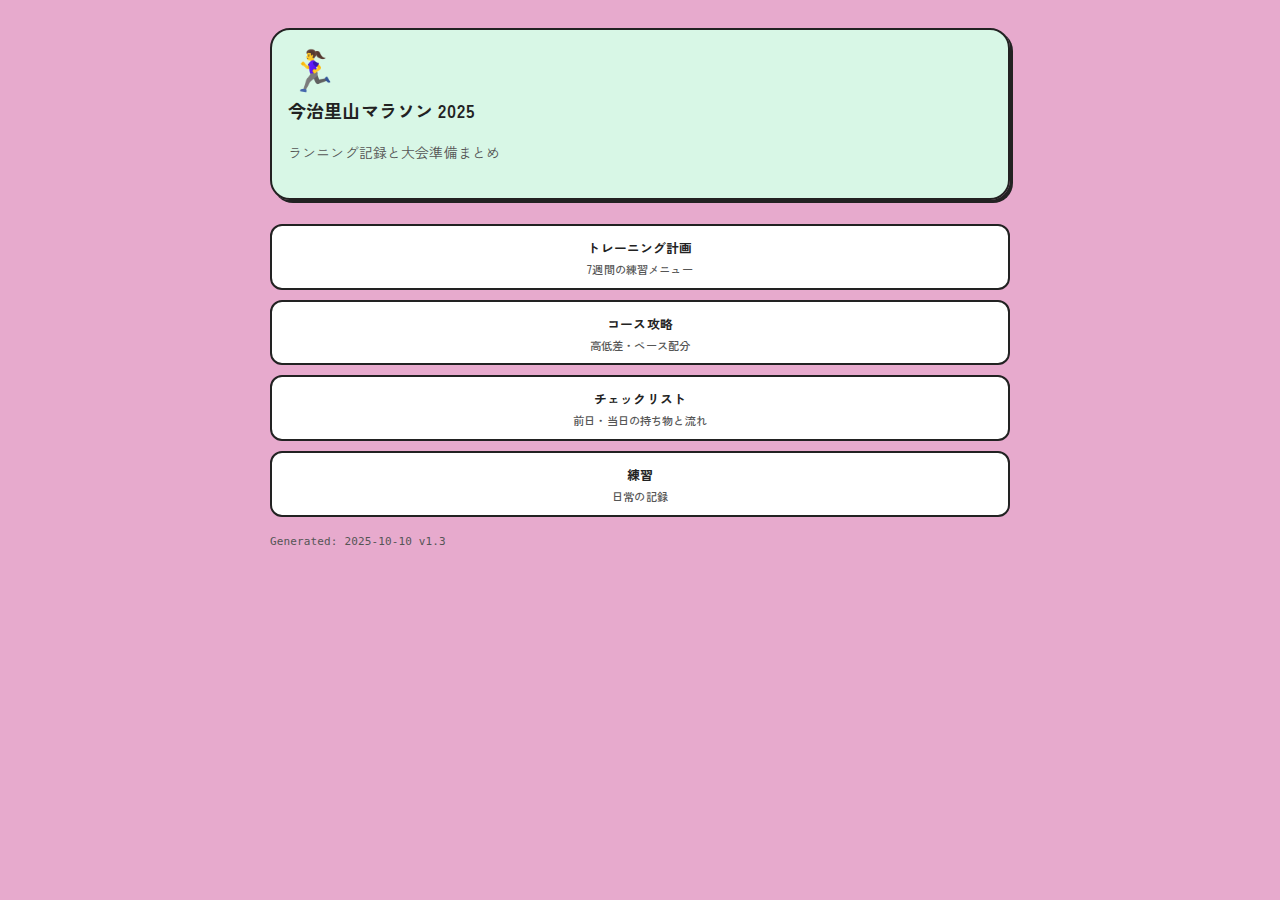
<file: RUN/index.html>
<!DOCTYPE html>
<html lang="ja">
<head>
<meta charset="utf-8" />
<meta name="viewport" content="width=device-width, initial-scale=1" />
<title>今治里山マラソン トレーニングページ</title>
<meta name="color-scheme" content="light">
<meta name="theme-color" content="#4F67B1">

<!-- font perf (任意だけどおすすめ) -->
<link rel="preconnect" href="https://fonts.googleapis.com">
<link rel="preconnect" href="https://fonts.gstatic.com" crossorigin>
<link href="https://fonts.googleapis.com/css2?family=Zen+Kaku+Gothic+New:wght@400;500;700&family=Shippori+Antique+B1&display=swap" rel="stylesheet">

<link rel="stylesheet" href="style.css">
</head>
<body id="top">

<div class="wrap">
  <section class="hero" aria-labelledby="title">
    <span class="hero-emoji" aria-hidden="true">🏃‍♀️</span>
    <h1 id="title">今治里山マラソン 2025</h1>
    <p class="soft">ランニング記録と大会準備まとめ</p>
  </section>

  <nav class="btn-grid" aria-label="主要ページ">
    <a class="btn" href="training_plan.html">
      トレーニング計画<br><small>7週間の練習メニュー</small>
    </a>
    <a class="btn" href="satoyama.html">
      コース攻略<br><small>高低差・ペース配分</small>
    </a>
    <a class="btn" href="race_checklist.html">
      チェックリスト<br><small>前日・当日の持ち物と流れ</small>
    </a>
    <a class="btn" href="logs_goals.html">
      練習<br><small>日常の記録</small>
    </a>
  </nav>

  <footer class="soft" style="margin-top:14px">
    <div><span class="mono">Generated: 2025-10-10 v1.3</span></div>
  </footer>
</div>

</body>
</html>
</file>
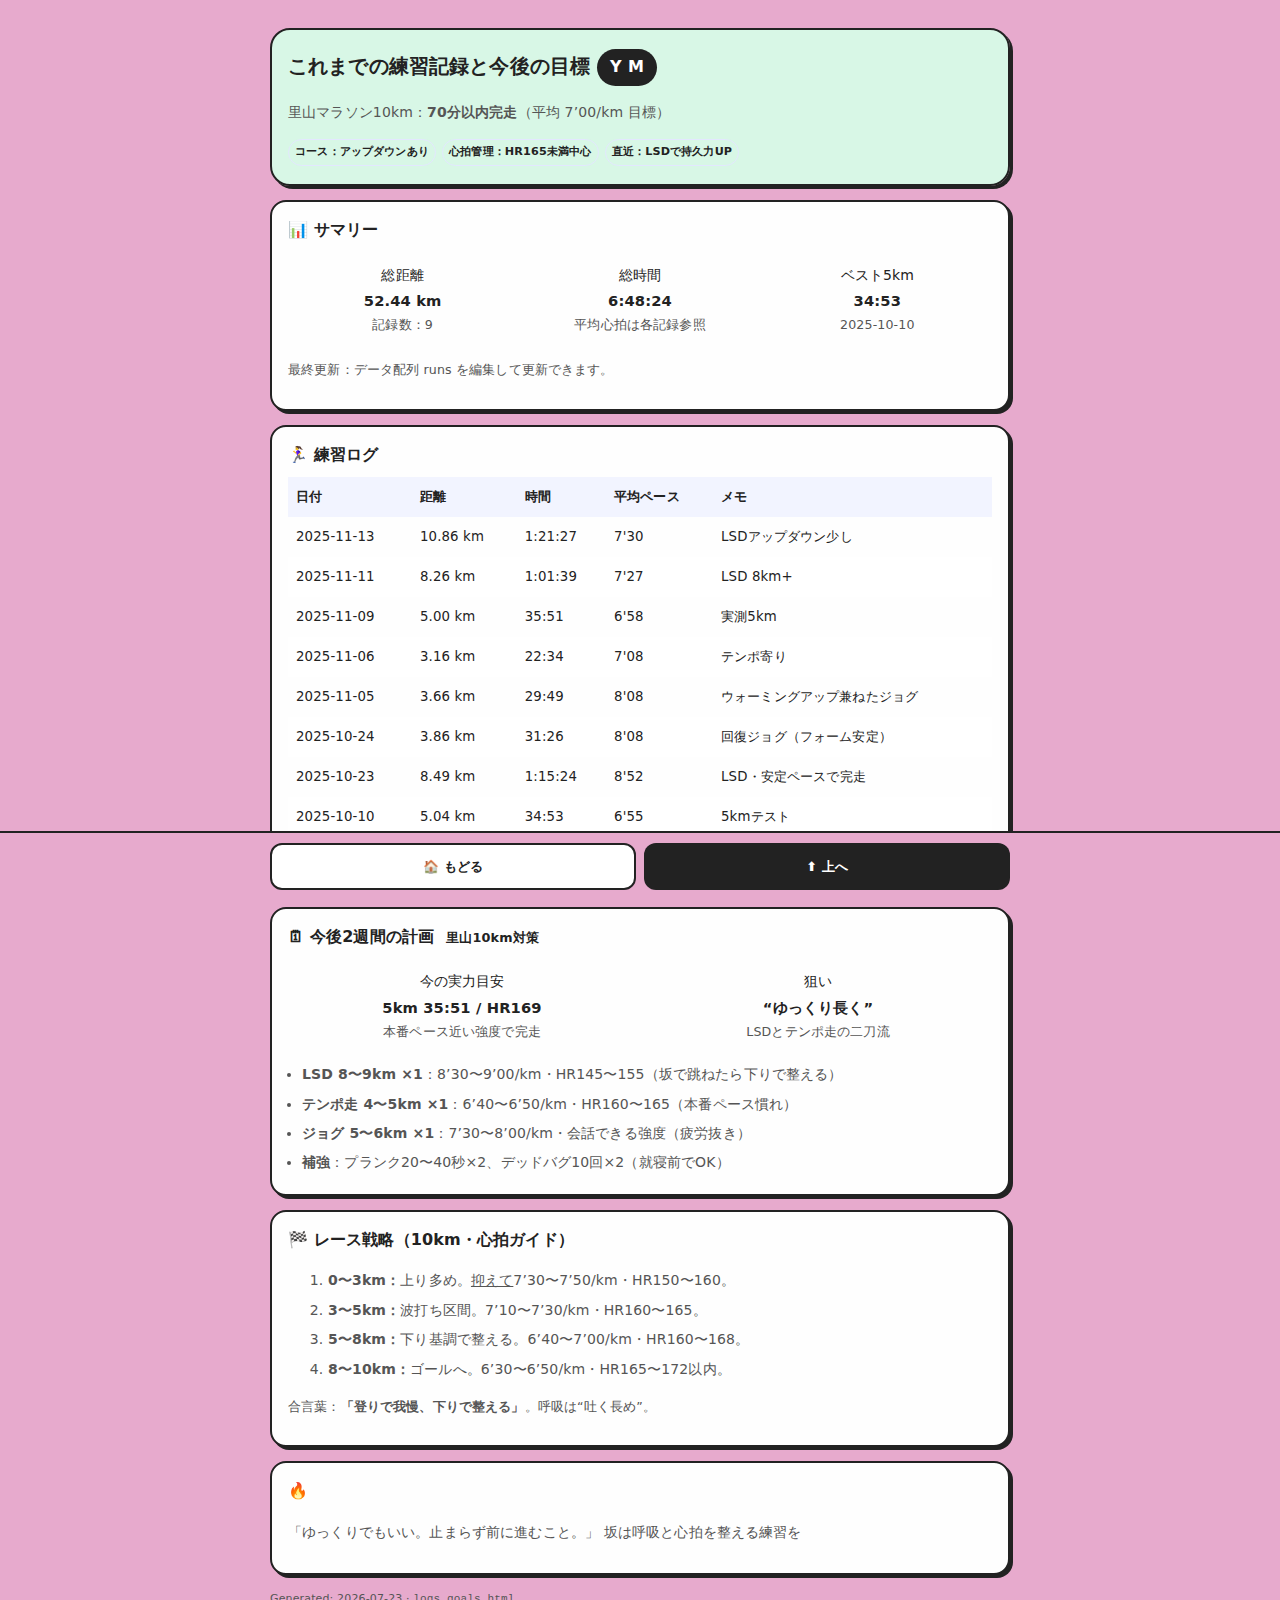
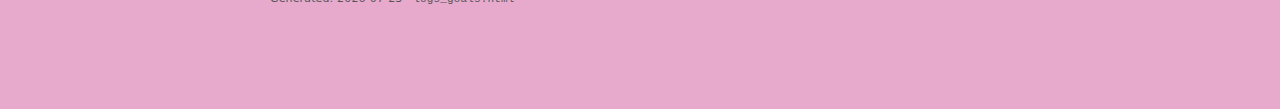
<file: RUN/logs_goals.html>
<!DOCTYPE html>
<html lang="ja">
<head>
<meta charset="utf-8" />
<meta name="viewport" content="width=device-width, initial-scale=1" />
<title>これまでの練習記録と今後の目標（Y M）</title>
<meta name="color-scheme" content="light">
<meta name="theme-color" content="#4F67B1">
<link rel="stylesheet" href="style.css">

<style>
  /* ページ固有の最小追加（共通style.cssに依存） */
  .hero h1{font-size:clamp(16px,3.2vw,20px)}
  .stat-grid{display:grid;grid-template-columns:repeat(3,1fr);gap:8px}
  .stat{background:var(--card);border:1px solid var(--line);border-radius:12px;padding:10px;text-align:center}
  .stat b{font-size:1.05em}
  .kpis{display:grid;grid-template-columns:repeat(2,1fr);gap:8px}
  .log-table{width:100%;border-collapse:collapse;font-size:.9em}
  .log-table th,.log-table td{border:1px solid var(--line);padding:8px}
  .log-table thead th {background: var(--accent-bg, #f2f4ff); color: var(--ink, #333); position: sticky; top: 0;}
  .chips{display:flex;flex-wrap:wrap;gap:6px}
  .chip{display:inline-flex;align-items:center;padding:.2em .55em;border-radius:999px;background:var(--chip);border:1px solid #e3e8ff;color:var(--chip-text);font-size:.8em}
  .pill{border-radius:999px;padding:.15em .5em;border:1px solid var(--line);background:var(--mint);font-size:.8em}
  .badge{vertical-align:middle}
  .small{font-size:.9em}
  @media(min-width:760px){ .log-table{font-size:.95em} }
</style>

</head>
<body id="top">
<div class="wrap">

  <!-- HERO -->
  <section class="hero" aria-labelledby="title">
    <h1 id="title">これまでの練習記録と今後の目標 <span class="badge">Y M</span></h1>
    <p class="soft">里山マラソン10km：<b>70分以内完走</b>（平均 7’00/km 目標）</p>
    <div class="chips" aria-label="概要">
      <span class="chip">コース：アップダウンあり</span>
      <span class="chip">心拍管理：HR165未満中心</span>
      <span class="chip">直近：LSDで持久力UP</span>
    </div>
  </section>

  <!-- サマリーKPI -->
  <section class="card" aria-label="サマリー">
    <h2>📊 サマリー</h2>
    <div class="stat-grid" id="summary">
      <!-- JSで集計を差し込み -->
    </div>
    <p class="soft small" id="lastUpdate"></p>
  </section>

  <!-- ログ一覧 -->
  <section class="card" aria-label="練習ログ">
    <h2>🏃‍♀️ 練習ログ</h2>
    <table class="log-table" id="logTable">
<thead>
  <tr>
    <th>日付</th>
    <th>距離</th>
    <th>時間</th>
    <th>平均ペース</th>
    <th>メモ</th>
  </tr>
</thead>

      <tbody><!-- JS --></tbody>
    </table>
  </section>

  <!-- 直近2週間の計画 -->
  <section class="card" aria-label="今後2週間の計画">
    <h2>🗓 今後2週間の計画 <span class="pill">里山10km対策</span></h2>
    <div class="kpis">
      <div class="stat"><div>今の実力目安</div><b>5km 35:51 / HR169</b><div class="soft small">本番ペース近い強度で完走</div></div>
      <div class="stat"><div>狙い</div><b>“ゆっくり長く”</b><div class="soft small">LSDとテンポ走の二刀流</div></div>
    </div>
    <ul class="soft" style="margin:.6em 0 0 1em">
      <li><b>LSD 8〜9km ×1</b>：8’30〜9’00/km・HR145〜155（坂で跳ねたら下りで整える）</li>
      <li><b>テンポ走 4〜5km ×1</b>：6’40〜6’50/km・HR160〜165（本番ペース慣れ）</li>
      <li><b>ジョグ 5〜6km ×1</b>：7’30〜8’00/km・会話できる強度（疲労抜き）</li>
      <li><b>補強</b>：プランク20〜40秒×2、デッドバグ10回×2（就寝前でOK）</li>
    </ul>
  </section>



  <!-- レース戦略（心拍×区間） -->
  <section class="card" aria-label="レース戦略">
    <h2>🏁 レース戦略（10km・心拍ガイド）</h2>
    <ol class="soft">
      <li><b>0〜3km：</b>上り多め。<u>抑えて</u>7’30〜7’50/km・HR150〜160。</li>
      <li><b>3〜5km：</b>波打ち区間。7’10〜7’30/km・HR160〜165。</li>
      <li><b>5〜8km：</b>下り基調で整える。6’40〜7’00/km・HR160〜168。</li>
      <li><b>8〜10km：</b>ゴールへ。6’30〜6’50/km・HR165〜172以内。</li>
    </ol>
    <p class="soft small">合言葉：<b>「登りで我慢、下りで整える」</b>。呼吸は“吐く長め”。</p>
  </section>

  <!-- モチベ -->
  <section class="card" aria-label="モチベーション">
    <h2>🔥</h2>
    <p class="soft">「ゆっくりでもいい。止まらず前に進むこと。」  
    坂は呼吸と心拍を整える練習を</b></p>
  </section>

  <footer class="soft" style="margin-top:12px">
    <div>Generated: <span id="genDate"></span> · <span class="mono">logs_goals.html</span></div>
  </footer>
</div>

<!-- Sticky dock -->
<nav class="dock" aria-label="ページ操作">
  <div class="inner">
    <a class="btn" href="index.html">🏠 もどる</a>
    <a class="btn primary" href="#top">⬆︎ 上へ</a>
  </div>
</nav>

<script>
/* ===== 練習データ（必要に応じて追記/編集） =====
  date: YYYY-MM-DD
  dist_km: 距離(km)
  time_sec: 総秒
  pace: "m'ss" 目安（手入力可）
  hr_avg/hr_max: 心拍
  note: 任意メモ
*/
const runs = [
  {date:"2025-11-13", dist_km:10.86, time_sec:81*60+27, pace:"7'30", hr_avg:167, hr_max:176, note:"LSDアップダウン少し"},
  {date:"2025-10-02", dist_km:4.11, time_sec:35*60+21, pace:"8'35", hr_avg:137, hr_max:174, note:"ゆるジョグ"},
  {date:"2025-10-10", dist_km:5.04, time_sec:34*60+53, pace:"6'55", hr_avg:168, hr_max:179, note:"5kmテスト"},
  {date:"2025-11-06", dist_km:3.16, time_sec:22*60+34, pace:"7'08", hr_avg:162, hr_max:175, note:"テンポ寄り"},
  {date:"2025-11-09", dist_km:5.00, time_sec:35*60+51, pace:"6'58", hr_avg:169, hr_max:178, note:"実測5km"},
  {date:"2025-11-11", dist_km:8.26, time_sec:61*60+39, pace:"7'27", hr_avg:162, hr_max:172, note:"LSD 8km+"},
{date:"2025-10-23", dist_km:8.49, time_sec:75*60+24, pace:"8'52", hr_avg:153, hr_max:177, note:"LSD・安定ペースで完走"},
{date:"2025-10-24", dist_km:3.86, time_sec:31*60+26, pace:"8'08", hr_avg:159, hr_max:175, note:"回復ジョグ（フォーム安定）"},
{date:"2025-11-05", dist_km:3.66, time_sec:29*60+49, pace:"8'08", hr_avg:161, hr_max:173, note:"ウォーミングアップ兼ねたジョグ"}

];

/* ===== 集計 ===== */
function fmtTime(sec){
  const h = Math.floor(sec/3600);
  const m = Math.floor((sec%3600)/60);
  const s = Math.floor(sec%60);
  return (h? h+":" : "") + String(m).padStart(2,"0") + ":" + String(s).padStart(2,"0");
}
const totalKm = runs.reduce((a,r)=>a+r.dist_km,0);
const totalSec = runs.reduce((a,r)=>a+r.time_sec,0);
const best5k = runs
  .filter(r=>r.dist_km>=4.9 && r.dist_km<=5.3)
  .sort((a,b)=>a.time_sec - b.time_sec)[0];

document.getElementById("summary").innerHTML = `
  <div class="stat"><div>総距離</div><b>${totalKm.toFixed(2)} km</b><div class="soft small">記録数：${runs.length}</div></div>
  <div class="stat"><div>総時間</div><b>${fmtTime(totalSec)}</b><div class="soft small">平均心拍は各記録参照</div></div>
  <div class="stat"><div>ベスト5km</div><b>${best5k ? fmtTime(best5k.time_sec) : "—"}</b><div class="soft small">${best5k ? best5k.date : ""}</div></div>
`;

/* ===== テーブル描画 ===== */
const tbody = document.querySelector("#logTable tbody");
runs.sort((a,b)=> (a.date<b.date?1:-1)).forEach(r=>{
  const tr = document.createElement("tr");
  tr.innerHTML = `
    <td>${r.date}</td>
    <td>${r.dist_km.toFixed(2)} km</td>
    <td>${fmtTime(r.time_sec)}</td>
    <td>${r.pace}</td>
    <td>${r.note ?? ""}</td>
  `;
  tbody.appendChild(tr);
});

/* ===== 生成日時 ===== */
const d = new Date();
document.getElementById("genDate").textContent =
  `${d.getFullYear()}-${String(d.getMonth()+1).padStart(2,"0")}-${String(d.getDate()).padStart(2,"0")}`;
document.getElementById("lastUpdate").textContent = "最終更新：データ配列 runs を編集して更新できます。";
</script>


</body>
</html>
</file>
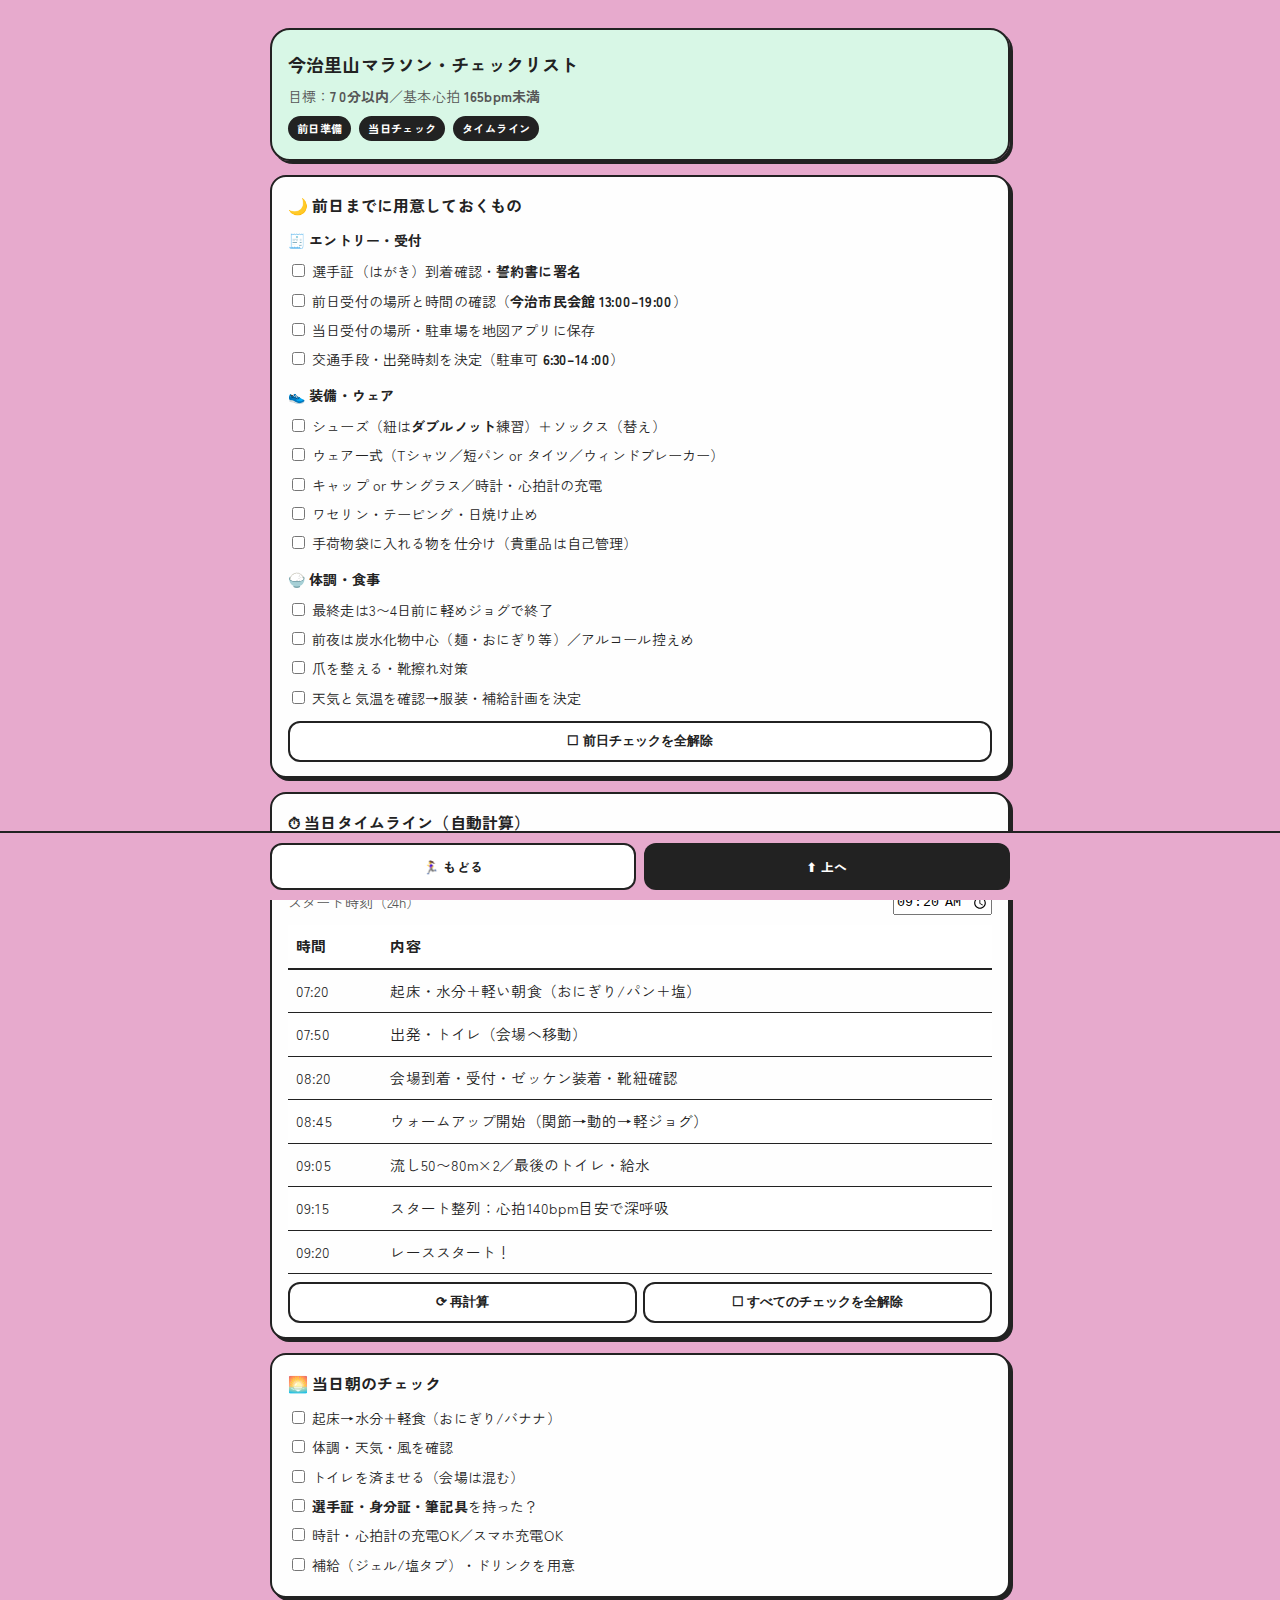
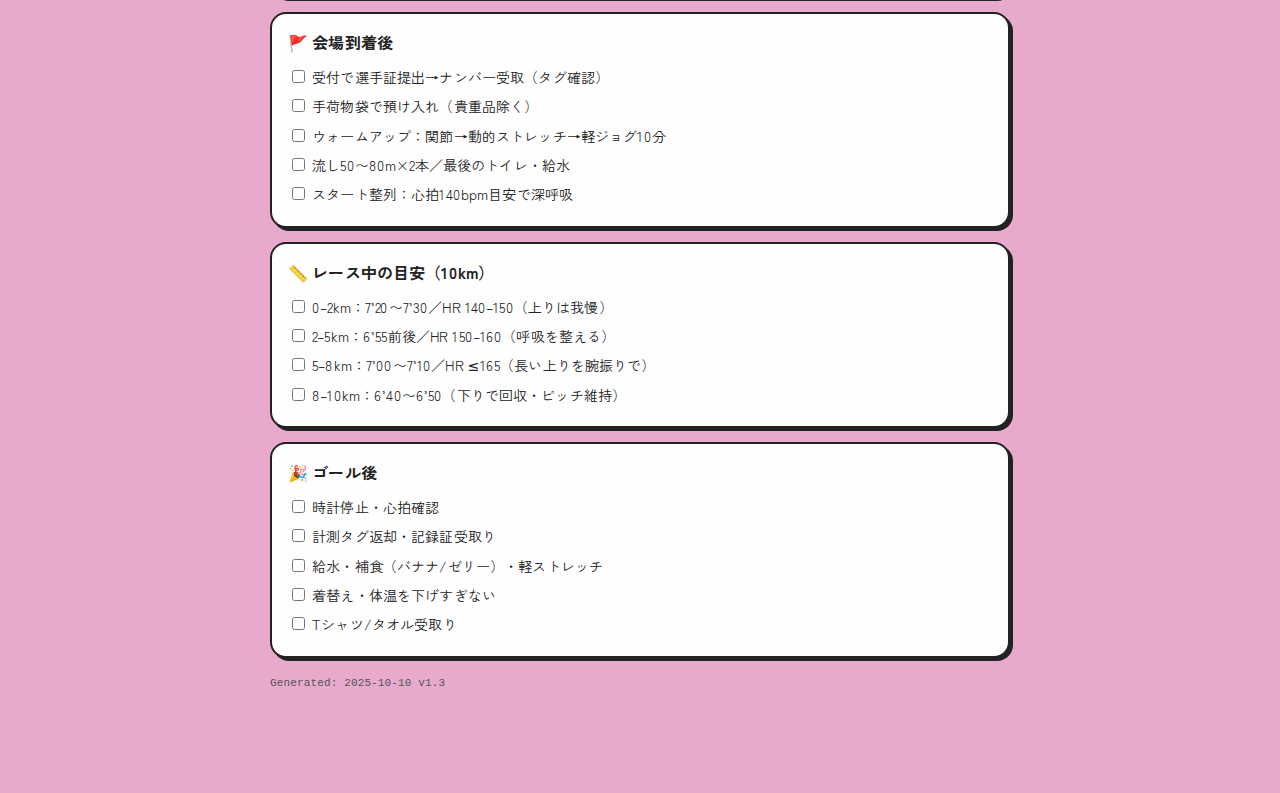
<file: RUN/race_checklist.html>
<!DOCTYPE html>
<html lang="ja">
<head>
<meta charset="utf-8" />
<meta name="viewport" content="width=device-width, initial-scale=1" />
<title>大会当日チェックリスト</title>
<meta name="color-scheme" content="light">
<meta name="theme-color" content="#4F67B1">
<link href="https://fonts.googleapis.com/css2?family=Zen+Kaku+Gothic+New:wght@400;500;700&family=Shippori+Antique+B1&display=swap" rel="stylesheet">
<link rel="stylesheet" href="style.css">
</head>
<body id="top">
<div class="wrap">

  <!-- Hero -->
  <section class="hero" aria-labelledby="title">
    <h1 id="title">今治里山マラソン・チェックリスト</h1>
    <p class="soft" style="margin:.2em 0 0">目標：<strong>70分以内</strong>／基本心拍 <strong>165bpm未満</strong></p>
    <div class="badges">
      <span class="badge">前日準備</span>
      <span class="badge">当日チェック</span>
      <span class="badge">タイムライン</span>
    </div>
  </section>

  <!-- 前日までの準備 -->
  <section class="card" aria-labelledby="prep">
    <h2 id="prep">🌙 前日までに用意しておくもの</h2>

    <h3>🧾 エントリー・受付</h3>
    <ul class="wk-list" style="list-style:none; margin:6px 0 10px; padding:0">
      <li><label><input type="checkbox" data-k="p1"> 選手証（はがき）到着確認・<strong>誓約書に署名</strong></label></li>
      <li><label><input type="checkbox" data-k="p2"> 前日受付の場所と時間の確認（<strong>今治市民会館 13:00–19:00</strong>）</label></li>
      <li><label><input type="checkbox" data-k="p3"> 当日受付の場所・駐車場を地図アプリに保存</label></li>
      <li><label><input type="checkbox" data-k="p4"> 交通手段・出発時刻を決定（駐車可 <strong>6:30–14:00</strong>）</label></li>
    </ul>

    <h3>👟 装備・ウェア</h3>
    <ul class="wk-list" style="list-style:none; margin:6px 0 10px; padding:0">
      <li><label><input type="checkbox" data-k="p5"> シューズ（紐は<strong>ダブルノット</strong>練習）＋ソックス（替え）</label></li>
      <li><label><input type="checkbox" data-k="p6"> ウェア一式（Tシャツ／短パン or タイツ／ウィンドブレーカー）</label></li>
      <li><label><input type="checkbox" data-k="p7"> キャップ or サングラス／時計・心拍計の充電</label></li>
      <li><label><input type="checkbox" data-k="p8"> ワセリン・テーピング・日焼け止め</label></li>
      <li><label><input type="checkbox" data-k="p9"> 手荷物袋に入れる物を仕分け（貴重品は自己管理）</label></li>
    </ul>

    <h3>🍚 体調・食事</h3>
    <ul class="wk-list" style="list-style:none; margin:6px 0 10px; padding:0">
      <li><label><input type="checkbox" data-k="p10"> 最終走は3〜4日前に軽めジョグで終了</label></li>
      <li><label><input type="checkbox" data-k="p11"> 前夜は炭水化物中心（麺・おにぎり等）／アルコール控えめ</label></li>
      <li><label><input type="checkbox" data-k="p12"> 爪を整える・靴擦れ対策</label></li>
      <li><label><input type="checkbox" data-k="p13"> 天気と気温を確認→服装・補給計画を決定</label></li>
    </ul>

    <div class="chips" style="margin-top:6px">
      <button class="btn" type="button" id="clearPre">☐ 前日チェックを全解除</button>
    </div>
  </section>

  <!-- 当日タイムライン -->
  <section class="card" aria-labelledby="timetable">
    <h2 id="timetable">⏱ 当日タイムライン（自動計算）</h2>
    <p class="soft">スタート時刻を入れると、目安の時刻が自動で入ります（編集可）。</p>

    <div style="display:grid; grid-template-columns:1fr auto; gap:8px; align-items:center">
      <label for="start" class="soft">スタート時刻（24h）</label>
      <input id="start" type="time" value="09:20" style="justify-self:end">
    </div>

    <table style="margin-top:10px">
      <thead><tr><th>時間</th><th>内容</th></tr></thead>
      <tbody id="timeline"></tbody>
    </table>

    <div class="chips" style="margin-top:8px">
      <button class="btn" type="button" id="recalc">⟳ 再計算</button>
      <button class="btn" type="button" id="clearAll">☐ すべてのチェックを全解除</button>
    </div>
  </section>

  <!-- 当日朝のチェック -->
  <section class="card" aria-labelledby="day">
    <h2 id="day">🌅 当日朝のチェック</h2>
    <ul class="wk-list" style="list-style:none; margin:6px 0 0; padding:0">
      <li><label><input type="checkbox" data-k="d1"> 起床→水分＋軽食（おにぎり/バナナ）</label></li>
      <li><label><input type="checkbox" data-k="d2"> 体調・天気・風を確認</label></li>
      <li><label><input type="checkbox" data-k="d3"> トイレを済ませる（会場は混む）</label></li>
      <li><label><input type="checkbox" data-k="d4"> <strong>選手証・身分証・筆記具</strong>を持った？</label></li>
      <li><label><input type="checkbox" data-k="d5"> 時計・心拍計の充電OK／スマホ充電OK</label></li>
      <li><label><input type="checkbox" data-k="d6"> 補給（ジェル/塩タブ）・ドリンクを用意</label></li>
    </ul>
  </section>

  <!-- 会場到着後 -->
  <section class="card" aria-labelledby="venue">
    <h2 id="venue">🚩 会場到着後</h2>
    <ul class="wk-list" style="list-style:none; margin:6px 0 0; padding:0">
      <li><label><input type="checkbox" data-k="v1"> 受付で選手証提出→ナンバー受取（タグ確認）</label></li>
      <li><label><input type="checkbox" data-k="v2"> 手荷物袋で預け入れ（貴重品除く）</label></li>
      <li><label><input type="checkbox" data-k="v3"> ウォームアップ：関節→動的ストレッチ→軽ジョグ10分</label></li>
      <li><label><input type="checkbox" data-k="v4"> 流し50〜80m×2本／最後のトイレ・給水</label></li>
      <li><label><input type="checkbox" data-k="v5"> スタート整列：心拍140bpm目安で深呼吸</label></li>
    </ul>
  </section>

  <!-- レース中の目安 -->
  <section class="card" aria-labelledby="race">
    <h2 id="race">📏 レース中の目安（10km）</h2>
    <ul class="wk-list" style="list-style:none; margin:6px 0 0; padding:0">
      <li><label><input type="checkbox" data-k="r1"> 0–2km：7’20〜7’30／HR 140–150（上りは我慢）</label></li>
      <li><label><input type="checkbox" data-k="r2"> 2–5km：6’55前後／HR 150–160（呼吸を整える）</label></li>
      <li><label><input type="checkbox" data-k="r3"> 5–8km：7’00〜7’10／HR ≤165（長い上りを腕振りで）</label></li>
      <li><label><input type="checkbox" data-k="r4"> 8–10km：6’40〜6’50（下りで回収・ピッチ維持）</label></li>
    </ul>
  </section>


  <!-- ゴール後 -->
  <section class="card" aria-labelledby="after">
    <h2 id="after">🎉 ゴール後</h2>
    <ul class="wk-list" style="list-style:none; margin:6px 0 0; padding:0">
      <li><label><input type="checkbox" data-k="a1"> 時計停止・心拍確認</label></li>
      <li><label><input type="checkbox" data-k="a2"> 計測タグ返却・記録証受取り</label></li>
      <li><label><input type="checkbox" data-k="a3"> 給水・補食（バナナ/ゼリー）・軽ストレッチ</label></li>
      <li><label><input type="checkbox" data-k="a4"> 着替え・体温を下げすぎない</label></li>
      <li><label><input type="checkbox" data-k="a5"> Tシャツ/タオル受取り</label></li>
    </ul>
  </section>


  
  <footer class="soft" style="margin-top:14px">
    <div><span class="mono">Generated: 2025-10-10 v1.3</span></div>
  </footer>
</div>



<!-- Tiny JS: timeline + checkbox保存/解除 -->
<script>
(function(){
  // --- timeline ---
  const start = document.getElementById('start');
  const timeline = document.getElementById('timeline');
  const recalc = document.getElementById('recalc');

  function pad(n){ return String(n).padStart(2,'0'); }
  function parse(v){ const m=/^(\d{1,2}):(\d{2})$/.exec(v||''); return m?{h:+m[1],m:+m[2]}:{h:9,m:20}; }
  function add(h,m,d){ const t=(h*60+m+d+1440)%1440; return {h:Math.floor(t/60),m:t%60}; }
  function fmt(t){ return pad(t.h)+':'+pad(t.m); }

  function build(){
    const s=parse(start.value);
    const rows=[
      {d:-120, txt:'起床・水分＋軽い朝食（おにぎり/パン＋塩）'},
      {d:-90,  txt:'出発・トイレ（会場へ移動）'},
      {d:-60,  txt:'会場到着・受付・ゼッケン装着・靴紐確認'},
      {d:-35,  txt:'ウォームアップ開始（関節→動的→軽ジョグ）'},
      {d:-15,  txt:'流し50〜80m×2／最後のトイレ・給水'},
      {d:-5,   txt:'スタート整列：心拍140bpm目安で深呼吸'},
      {d:0,    txt:'レーススタート！'}
    ];
    timeline.innerHTML = rows.map(r=>{
      const t=add(s.h,s.m,r.d);
      return `<tr><td>${fmt(t)}</td><td>${r.txt}</td></tr>`;
    }).join('');
    localStorage.setItem('rc_start', start.value);
  }
  (recalc||document.createElement('div')).addEventListener('click', build);
  start.addEventListener('change', build);
  start.value = localStorage.getItem('rc_start') || start.value;
  build();

  // --- checkbox save/restore ---
  const boxes = Array.from(document.querySelectorAll('input[type="checkbox"][data-k]'));
  const KEY = 'rc_checks_v2';
  function save(){ const s={}; boxes.forEach(b=>s[b.dataset.k]=b.checked); localStorage.setItem(KEY, JSON.stringify(s)); }
  function load(){
    try{ const s=JSON.parse(localStorage.getItem(KEY)||'{}'); boxes.forEach(b=>{ if(s[b.dataset.k]) b.checked=true; }); }catch{}
  }
  boxes.forEach(b=>b.addEventListener('change', save));
  load();

  // clear buttons
  document.getElementById('clearPre').addEventListener('click', ()=>{
    boxes.filter(b=>b.dataset.k.startsWith('p')).forEach(b=>b.checked=false); save();
  });
  document.getElementById('clearAll').addEventListener('click', ()=>{
    boxes.forEach(b=>b.checked=false); save();
  });
})();
</script>
<!-- Sticky dock -->
<nav class="dock" aria-label="ページ操作">
  <div class="inner">
    <a class="btn" href="index.html">🏃‍♀️ もどる</a>
    <a class="btn primary" href="#top">⬆︎ 上へ</a>
  </div>
</nav>

</body>
</html>
</file>
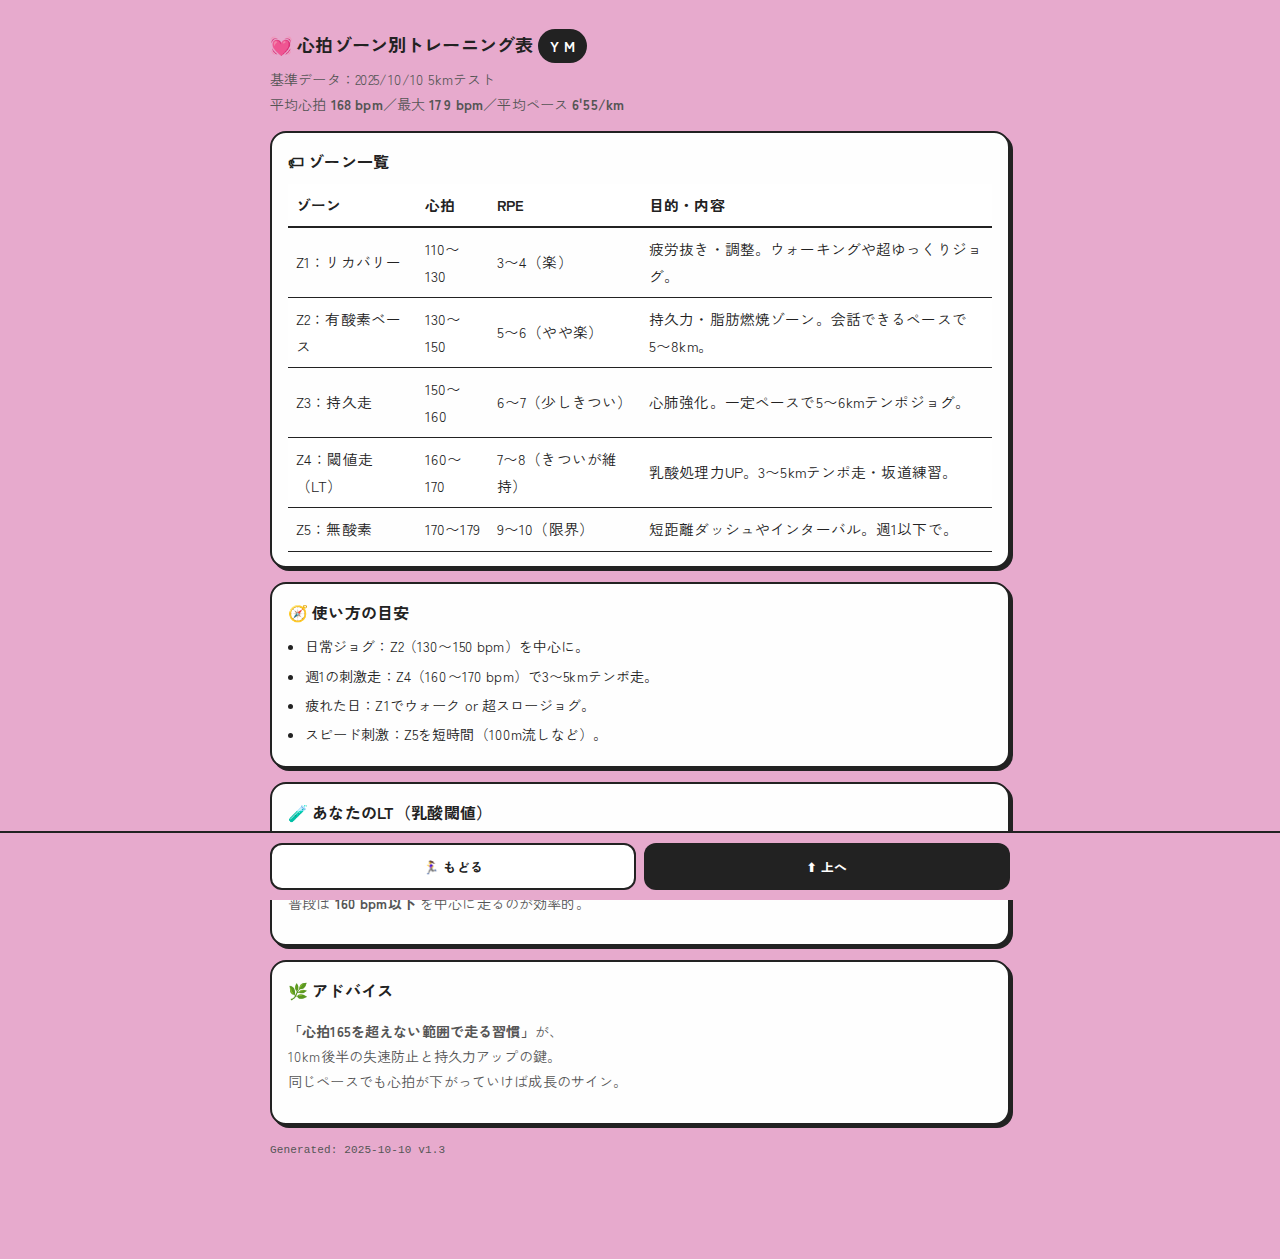
<file: RUN/runpoint.html>
﻿<!DOCTYPE html>
<html lang="ja">
<head>
<meta charset="utf-8" />
<meta name="viewport" content="width=device-width, initial-scale=1" />
<title>心拍ゾーン別トレーニング表</title>
<meta name="color-scheme" content="light">
<meta name="theme-color" content="#4F67B1">
<link href="https://fonts.googleapis.com/css2?family=Zen+Kaku+Gothic+New:wght@400;500;700&family=Shippori+Antique+B1&display=swap" rel="stylesheet">
<link rel="stylesheet" href="style.css">
</head>
<body>
<div class="wrap">
  <header>
    <h1>💓 心拍ゾーン別トレーニング表 <span class="badge">Y M</span></h1>
    <p class="soft" style="margin:0;">基準データ：2025/10/10 5kmテスト<br>
    平均心拍 <strong>168 bpm</strong>／最大 <strong>179 bpm</strong>／平均ペース <strong>6'55/km</strong></p>
  </header>

  <section class="card">
    <h2>🏷 ゾーン一覧</h2>
    <table>
      <thead>
        <tr><th>ゾーン</th><th>心拍</th><th>RPE</th><th>目的・内容</th></tr>
      </thead>
      <tbody>
        <tr>
          <td>Z1：リカバリー</td><td>110〜130</td><td>3〜4（楽）</td>
          <td>疲労抜き・調整。ウォーキングや超ゆっくりジョグ。</td>
        </tr>
        <tr>
          <td>Z2：有酸素ベース</td><td>130〜150</td><td>5〜6（やや楽）</td>
          <td>持久力・脂肪燃焼ゾーン。会話できるペースで5〜8km。</td>
        </tr>
        <tr>
          <td>Z3：持久走</td><td>150〜160</td><td>6〜7（少しきつい）</td>
          <td>心肺強化。一定ペースで5〜6kmテンポジョグ。</td>
        </tr>
        <tr>
          <td>Z4：閾値走（LT）</td><td>160〜170</td><td>7〜8（きついが維持）</td>
          <td>乳酸処理力UP。3〜5kmテンポ走・坂道練習。</td>
        </tr>
        <tr>
          <td>Z5：無酸素</td><td>170〜179</td><td>9〜10（限界）</td>
          <td>短距離ダッシュやインターバル。週1以下で。</td>
        </tr>
      </tbody>
    </table>
  </section>

  <section class="card">
    <h2>🧭 使い方の目安</h2>
    <ul>
      <li>日常ジョグ：Z2（130〜150 bpm）を中心に。</li>
      <li>週1の刺激走：Z4（160〜170 bpm）で3〜5kmテンポ走。</li>
      <li>疲れた日：Z1でウォーク or 超スロージョグ。</li>
      <li>スピード刺激：Z5を短時間（100m流しなど）。</li>
    </ul>
  </section>

  <section class="card">
    <h2>🧪 あなたのLT（乳酸閾値）</h2>
    <p class="soft">推定LT心拍：<strong>約165 bpm</strong>（最大の約92%）<br>
      → これを超えると乳酸が急増しやすいライン。<br>
      普段は <strong>160 bpm以下</strong> を中心に走るのが効率的。</p>
  </section>

  <section class="card">
    <h2>🌿 アドバイス</h2>
    <p class="soft"><strong>「心拍165を超えない範囲で走る習慣」</strong>が、<br>
    10km後半の失速防止と持久力アップの鍵。<br>
    同じペースでも心拍が下がっていけば成長のサイン。</p>
  </section>

  <footer class="soft" style="margin-top:14px">
    <div><span class="mono">Generated: 2025-10-10 v1.3</span></div>
  </footer>
</div>

<!-- Sticky dock -->
<nav class="dock" aria-label="ページ操作">
  <div class="inner">
    <a class="btn" href="index.html">🏃‍♀️ もどる</a>
    <a class="btn primary" href="#top">⬆︎ 上へ</a>
  </div>
</nav>

</body>
</html>
</file>
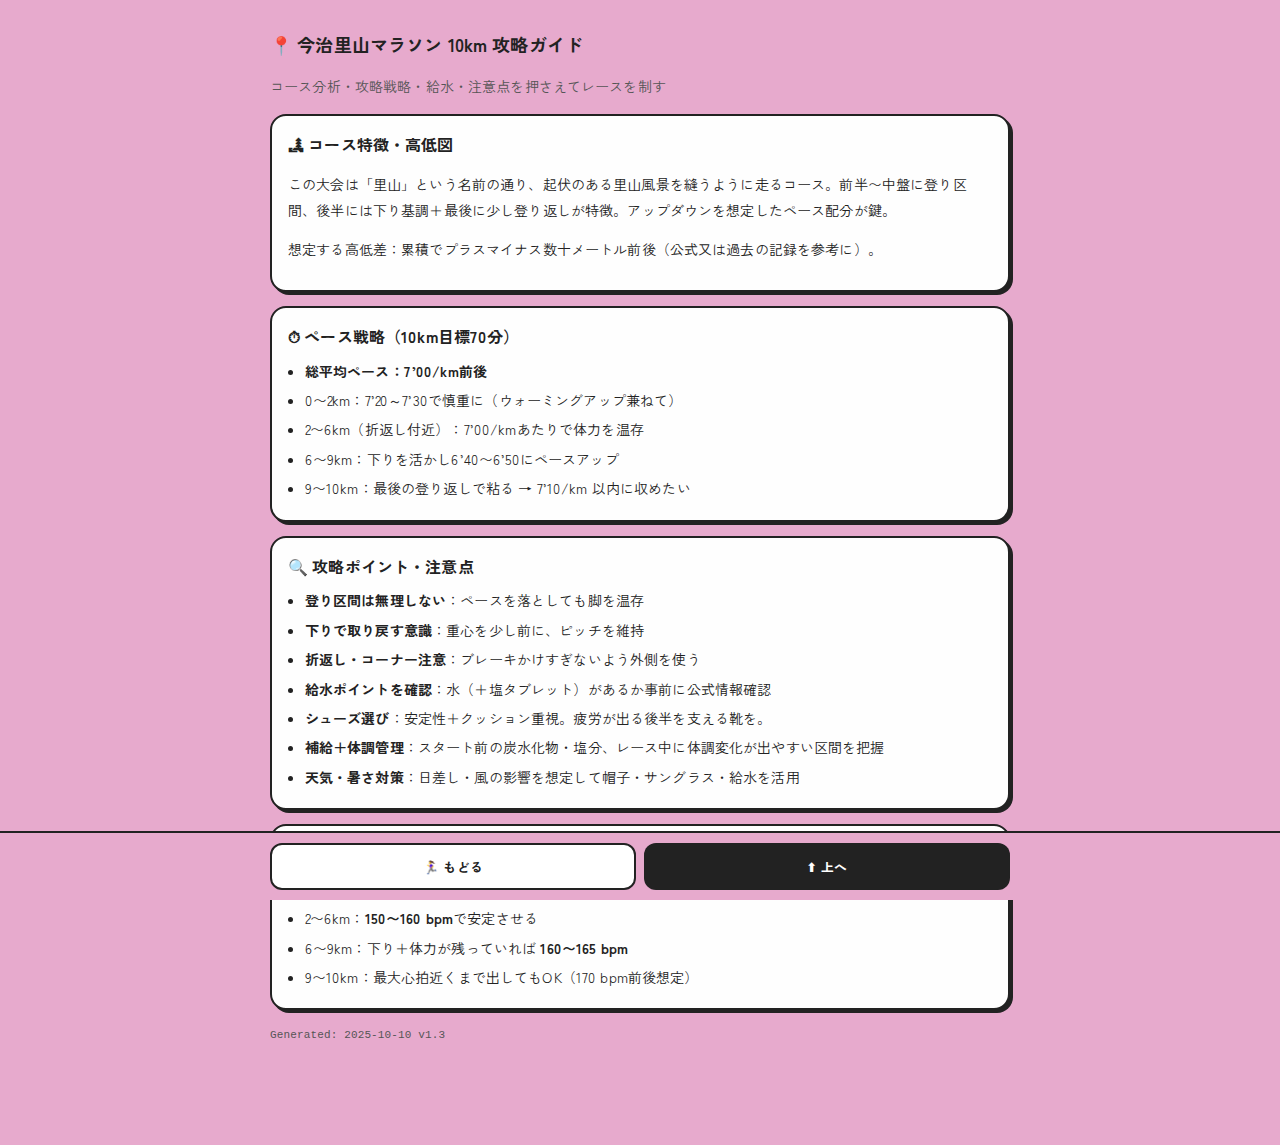
<file: RUN/satoyama.html>
<!DOCTYPE html>
<html lang="ja">
<head>
<meta charset="utf-8" />
<meta name="viewport" content="width=device-width, initial-scale=1" />
<title>初心者向け☀今治里山マラソン10kmチャレンジ</title>
<meta name="color-scheme" content="light">
<meta name="theme-color" content="#4F67B1">
<link href="https://fonts.googleapis.com/css2?family=Zen+Kaku+Gothic+New:wght@400;500;700&family=Shippori+Antique+B1&display=swap" rel="stylesheet">
<link rel="stylesheet" href="style.css">
</head>
<body>
<div class="wrap">
  <header>
    <h1>📍 今治里山マラソン 10km 攻略ガイド</h1>
    <p class="soft">コース分析・攻略戦略・給水・注意点を押さえてレースを制す</p>
  </header>

  <section class="card">
    <h2>🏞 コース特徴・高低図</h2>
    <p>この大会は「里山」という名前の通り、起伏のある里山風景を縫うように走るコース。前半〜中盤に登り区間、後半には下り基調＋最後に少し登り返しが特徴。アップダウンを想定したペース配分が鍵。</p>
    <p>想定する高低差：累積でプラスマイナス数十メートル前後（公式又は過去の記録を参考に）。</p>
  </section>

  <section class="card">
    <h2>⏱ ペース戦略（10km目標70分）</h2>
    <ul>
      <li><strong>総平均ペース：7’00/km前後</strong></li>
      <li>0〜2km：7’20～7’30で慎重に（ウォーミングアップ兼ねて）</li>
      <li>2〜6km（折返し付近）：7’00/kmあたりで体力を温存</li>
      <li>6〜9km：下りを活かし6’40〜6’50にペースアップ</li>
      <li>9〜10km：最後の登り返しで粘る → 7’10/km 以内に収めたい</li>
    </ul>
  </section>

  <section class="card">
    <h2>🔍 攻略ポイント・注意点</h2>
    <ul>
      <li><strong>登り区間は無理しない</strong>：ペースを落としても脚を温存</li>
      <li><strong>下りで取り戻す意識</strong>：重心を少し前に、ピッチを維持</li>
      <li><strong>折返し・コーナー注意</strong>：ブレーキかけすぎないよう外側を使う</li>
      <li><strong>給水ポイントを確認</strong>：水（＋塩タブレット）があるか事前に公式情報確認</li>
      <li><strong>シューズ選び</strong>：安定性＋クッション重視。疲労が出る後半を支える靴を。</li>
      <li><strong>補給＋体調管理</strong>：スタート前の炭水化物・塩分、レース中に体調変化が出やすい区間を把握</li>
      <li><strong>天気・暑さ対策</strong>：日差し・風の影響を想定して帽子・サングラス・給水を活用</li>
    </ul>
  </section>

  <section class="card">
    <h2>📈 心拍意識タイミング</h2>
    <ul>
      <li>スタート～2km：心拍 <strong>140～150 bpm</strong> を意識</li>
      <li>2〜6km：<strong>150〜160 bpm</strong>で安定させる</li>
      <li>6〜9km：下り＋体力が残っていれば <strong>160〜165 bpm</strong></li>
      <li>9〜10km：最大心拍近くまで出してもOK（170 bpm前後想定）</li>
    </ul>
  </section>
  <footer class="soft" style="margin-top:14px">
    <div><span class="mono">Generated: 2025-10-10 v1.3</span></div>
  </footer>

<!-- Sticky dock -->
<nav class="dock" aria-label="ページ操作">
  <div class="inner">
    <a class="btn" href="index.html">🏃‍♀️ もどる</a>
    <a class="btn primary" href="#top">⬆︎ 上へ</a>
  </div>
</nav>

</body>
</html>
</file>
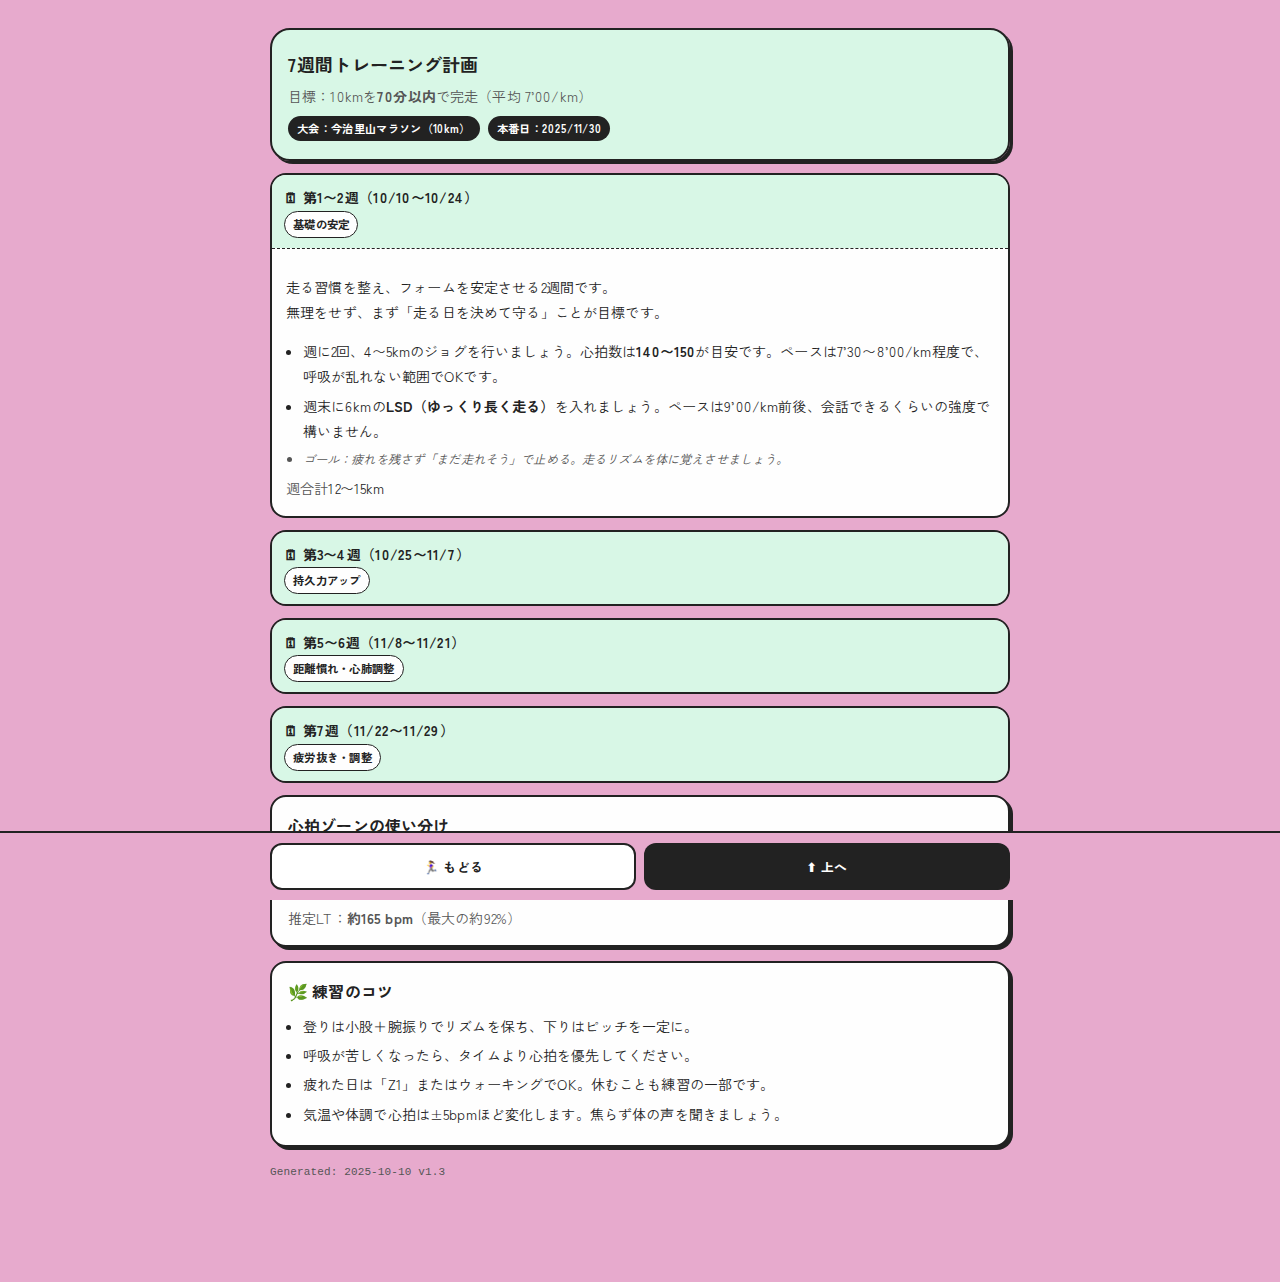
<file: RUN/training_plan.html>
﻿<!DOCTYPE html>
<html lang="ja">
<head>
<meta charset="utf-8" />
<meta name="viewport" content="width=device-width, initial-scale=1" />
<title>7週間トレーニング計画（Y M）</title>
<meta name="color-scheme" content="light">
<meta name="theme-color" content="#4F67B1">
<link rel="stylesheet" href="style.css">
<link href="https://fonts.googleapis.com/css2?family=Zen+Kaku+Gothic+New:wght@400;500;700&family=Shippori+Antique+B1&display=swap" rel="stylesheet">

</head>
<body id="top">
<div class="wrap">

  <!-- Hero -->
  <section class="hero" aria-labelledby="title">
    <h1 id="title">7週間トレーニング計画</h1>
    <div class="soft">目標：10kmを<strong>70分以内</strong>で完走（平均 7’00/km）</div>
    <div class="badges" aria-label="大会情報">
      <span class="badge">大会：今治里山マラソン（10km）</span>
      <span class="badge">本番日：<span class="date">2025/11/30</span></span>
    </div>
  </section>

  <!-- Accordion weeks -->
  <section style="margin-top:10px" aria-label="週ごとの計画">

    <!-- W1-2 -->
    <details class="wk1" open>
      <summary>
        <div class="wk-title">🗓 第1〜2週（10/10〜10/24）</div>
        <div class="pill goal">基礎の安定</div>
      </summary>
      <div class="wk-body">
        <p>走る習慣を整え、フォームを安定させる2週間です。<br>
        無理をせず、まず「走る日を決めて守る」ことが目標です。</p>
        <ul class="wk-list">
          <li>週に2回、4〜5kmのジョグを行いましょう。心拍数は<strong>140〜150</strong>が目安です。ペースは7’30〜8’00/km程度で、呼吸が乱れない範囲でOKです。</li>
          <li>週末に6kmの<strong>LSD（ゆっくり長く走る）</strong>を入れましょう。ペースは9’00/km前後、会話できるくらいの強度で構いません。</li>
          <li class="hint">ゴール：疲れを残さず「まだ走れそう」で止める。走るリズムを体に覚えさせましょう。</li>
        </ul>
        <div class="row" style="margin-top:6px"><span class="soft">週合計</span><span class="km">12〜15km</span></div>
      </div>
    </details>

    <!-- W3-4 -->
    <details class="wk3">
      <summary>
        <div class="wk-title">🗓 第3〜4週（10/25〜11/7）</div>
        <div class="pill focus">持久力アップ</div>
      </summary>
      <div class="wk-body">
        <p>体が走るリズムに慣れてきたら、次は持久力を高めましょう。<br>
        少しずつ距離を延ばして、安定した心拍で長く走れるようにします。</p>
        <ul class="wk-list">
          <li>平日に5〜6kmのジョグを2回。ペースは7’50〜8’00/km程度で、呼吸を整えながら走りましょう。</li>
          <li>週末は8kmの<strong>LSD</strong>に挑戦。長時間動き続ける感覚を身につけます。</li>
          <li>週のどこかで1本だけ、短い坂道を使って刺激を入れましょう。登りでは心拍<strong>165bpm以下</strong>を目安に、下りで呼吸を整えます。</li>
          <li class="hint">ゴール：スピードではなく「長く動き続けられる感覚」を育てる週です。</li>
        </ul>
        <div class="row" style="margin-top:6px"><span class="soft">週合計</span><span class="km">15〜20km</span></div>
      </div>
    </details>

    <!-- W5-6 -->
    <details class="wk5">
      <summary>
        <div class="wk-title">🗓 第5〜6週（11/8〜11/21）</div>
        <div class="pill goal">距離慣れ・心肺調整</div>
      </summary>
      <div class="wk-body">
        <p>ここが本番へ向けた「仕上げ期」です。<br>
        体も心拍も慣れてくるので、1回はテンポ走（レースを意識した走り）を入れていきます。</p>
        <ul class="wk-list">
          <li>週1回、<strong>テンポ走5km</strong>を行いましょう。心拍160〜165bpm、ペース6’40〜6’50/kmを目安に、呼吸を保ちながら走ります。</li>
          <li>もう1回は5〜6kmジョグで疲労を抜きます。テンポ走後は特にしっかり休むようにしましょう。</li>
          <li>可能なら、週末に9〜10kmの<strong>LSD</strong>を1回入れてください。10kmを通して走りきる感覚をここで確認します。</li>
          <li class="hint">ゴール：10kmを歩かず完走できればOK。大会ペース（7’00/km）でどこまで余裕があるかを感じてみましょう。</li>
        </ul>
        <div class="row" style="margin-top:6px"><span class="soft">週合計</span><span class="km">18〜22km</span></div>
      </div>
    </details>

    <!-- W7 -->
    <details class="wk7">
      <summary>
        <div class="wk-title">🗓 第7週（11/22〜11/29）</div>
        <div class="pill focus">疲労抜き・調整</div>
      </summary>
      <div class="wk-body">
        <p>大会直前の週です。<br>
        ここでは「走り込み」ではなく、「体調を整える」ことを最優先にします。</p>
        <ul class="wk-list">
          <li>11/24（月）：3kmジョグ。呼吸が乱れない範囲で軽く体を動かしましょう。</li>
          <li>11/27（木）：2kmジョグ＋ストレッチ。短くてOK、体を温めて大会への不安を減らします。</li>
          <li class="hint">ゴール：よく食べ、よく寝て、エネルギーを満タンに。本番に疲れを残さないようにしましょう。</li>
        </ul>
        <div class="row" style="margin-top:6px"><span class="soft">週合計</span><span class="km">8km前後</span></div>
      </div>
    </details>

  </section>

  <!-- Heart-rate guide -->
  <section class="card" style="margin-top:10px" aria-label="心拍ゾーンの使い分け">
    <h2>心拍ゾーンの使い分け</h2>
    <div class="chips" style="margin:6px 0 4px">
      <span class="chip">Z1：110〜130（回復）</span>
      <span class="chip">Z2：130〜150（基礎）</span>
      <span class="chip">Z3：150〜160（持久）</span>
      <span class="chip">Z4：160〜170（閾値）</span>
    </div>
  <p class="soft" style="margin:.4em 0 0">
    基本は <strong>HR165未満</strong> をキープ。登りで上がったら下りで呼吸を整えて戻しましょう。<br>
    推定LT：<strong>約165 bpm</strong>（最大の約92%）
  </p>
  </section>

  <!-- Tips -->
  <section class="card" style="margin-top:10px" aria-label="練習のコツ">
    <h2>🌿 練習のコツ</h2>
    <ul style="margin:.4em 0 0 1.05em">
      <li>登りは小股＋腕振りでリズムを保ち、下りはピッチを一定に。</li>
      <li>呼吸が苦しくなったら、タイムより心拍を優先してください。</li>
      <li>疲れた日は「Z1」またはウォーキングでOK。休むことも練習の一部です。</li>
      <li>気温や体調で心拍は±5bpmほど変化します。焦らず体の声を聞きましょう。</li>
    </ul>
  </section>

  <footer class="soft" style="margin-top:14px">
    <div><span class="mono">Generated: 2025-10-10 v1.3</span></div>
  </footer>
</div>

<!-- Sticky dock -->
<nav class="dock" aria-label="ページ操作">
  <div class="inner">
    <a class="btn" href="index.html">🏃‍♀️ もどる</a>
    <a class="btn primary" href="#top">⬆︎ 上へ</a>
  </div>
</nav>
</body>
</html>
</file>
<file: RUN/style.css>
/* =========================================
   Y M Running UI — style.css (v4.0)
   - Colors / lines / shadows are tokenized in :root
   - Mobile-first, compact, cute-but-clean
========================================= */

/* ---------- TOKENS ---------- */
:root{
  /* Ink & brand */
  --ink:#222;                 /* 本文色 */
  --ink-soft:#555;            /* 補足テキスト */
  --accent:#222;              /* 見出し/リンクの強調（控えめな黒） */

  /* Surfaces */
  --bg:#E7AACD;               /* ページ背景（淡いピンク寄り） */
  --surface:#FEFEFE;          /* カード面 */
  --hero-grad-top:#D8F7E6;    /* ヒーロー上 */
  --hero-grad-btm:#D8F7E6;    /* ヒーロー下 */

  /* Lines (色と太さを分離) */
  --line-color:#222;
  --line-1:1px solid var(--line-color);
  --line-2:2px solid var(--line-color);

  /* Chips/Badges */
  --chip-bg:#E5F5EC;
  --chip-text:#222;

  /* Table header */
  --thead-bg:#FFF;            /* 明るいヘッダ */
  --thead-fg:var(--ink);

  /* Dock */
  --dock-bg:#E7AACD;

  /* States (色味は控えめに同系) */
  --info:#222;
  --success:#222;
  --warn:#222;

  /* Typography sizes */
  --fs-h1:18px;
  --fs-h2:16px;
  --fs-h3:14px;

  /* Elevation (simple shadow) */
  --shadow:3px 3px 0 var(--line-color);

  /* Radii & spacing */
  --radius-lg:20px;
  --radius-md:16px;
  --radius-sm:12px;
  --wrap-bottom:100px;

  /* Fonts */
  --font-body:"Zen Kaku Gothic New","Noto Sans JP","Hiragino Sans","Yu Gothic",system-ui,sans-serif;
  --font-ui:var(--font-body);
  --font-mono:ui-monospace,SFMono-Regular,Menlo,Consolas,monospace;

  /* Motion */
  --ease:cubic-bezier(.2,.6,.2,1);
  --dur:.25s;

  /* Safe area */
  --safe-bottom:env(safe-area-inset-bottom, 0px);
}

/* ---------- BASE ---------- */
html{scroll-behavior:smooth;}
body{
  margin:0; background:var(--bg); color:var(--ink);
  font-family:var(--font-body); font-size:13.6px; line-height:1.8; letter-spacing:.01em;
  -webkit-font-smoothing:antialiased; text-rendering:optimizeLegibility;
}
.wrap{max-width:740px; margin:auto; padding:24px 16px calc(var(--wrap-bottom) + var(--safe-bottom));}
a{color:var(--accent); text-decoration:none;}
a:hover{text-decoration:underline;}
.soft{color:var(--ink-soft);}
.mono{font-family:var(--font-mono);}
h1{font-size:var(--fs-h1); margin:0 0 4px;}
h2{font-size:var(--fs-h2); margin:0 0 8px;}
h3{font-size:var(--fs-h3); margin:0 0 6px;}
footer{font-size:11px;}

/* ---------- HERO ---------- */
.hero{
  background:linear-gradient(180deg,var(--hero-grad-top),var(--hero-grad-btm));
  border:var(--line-2); border-radius:var(--radius-lg);
  padding:18px 16px; box-shadow:var(--shadow);
  transition:transform var(--dur) var(--ease), box-shadow var(--dur) var(--ease);
}
.hero:hover{ transform:translateY(-2px); }
.badges{display:flex; gap:8px; flex-wrap:wrap; margin-top:6px;}
.badge{
  display:inline-block; background:var(--accent); color:#fff;
  border-radius:999px; padding:.25em .8em; font-size:.8em; letter-spacing:.03em; font-weight:700;
}
.hero-emoji{display:block; font-size:40px; line-height:1; margin-bottom:6px;}

/* ---------- CARDS ---------- */
.card{
  background:var(--surface); border:var(--line-2); border-radius:var(--radius-md);
  padding:14px 16px; margin:14px 0; box-shadow:var(--shadow);
  transition:transform var(--dur) var(--ease);
}
.card:hover{ transform:translateY(-1px); }
.card h2{ color:var(--accent); font-weight:700; }

/* ---------- LISTS ---------- */
ul{margin:.4em 0 0 1.2em; padding:0;}
li{margin:.3em 0;}
.hint{color:var(--ink-soft); font-size:.88em; font-style:italic;}

/* ---------- TABLES ---------- */
table{width:100%; border-collapse:collapse; font-size:.92rem; margin-top:6px;}
thead th{
  background:var(--thead-bg); color:var(--thead-fg);
  padding:8px; font-weight:600; text-align:left; position:sticky; top:0;
  border-bottom:var(--line-2);
}
tbody td{border-bottom:var(--line-1); padding:8px; background:var(--surface);}
tbody tr:nth-child(even) td{background:#FFF;}

/* ---------- ACCORDION (details/summary) ---------- */
details{
  margin:12px 0; border:var(--line-2); border-radius:var(--radius-md);
  background:var(--surface); overflow:hidden;
}
summary{
  padding:10px 12px; background:var(--hero-grad-btm); color:var(--accent);
  font-weight:600; list-style:none; cursor:pointer; letter-spacing:.02em;
}
summary::-webkit-details-marker{display:none;}
summary:hover{ filter:brightness(0.98); }
.wk-body{ padding:12px 14px 14px; border-top:1px dashed var(--line-color); }
.wk-title{display:flex; align-items:center; gap:8px; font-weight:700; color:var(--ink);}
.pill{
  display:inline-block; border:var(--line-1); border-radius:999px; padding:.2em .7em; font-size:.82em;
  background:var(--surface); color:var(--ink);
}
.pill.goal{ color:var(--success); border-color:color-mix(in srgb, var(--success) 35%, var(--line-color)); }
.pill.focus{ color:var(--accent); border-color:color-mix(in srgb, var(--accent) 35%, var(--line-color)); }

/* ---------- CHIPS ---------- */
.chips{display:flex; flex-wrap:wrap; gap:6px;}
.chip{
  background:var(--chip-bg); color:var(--chip-text);
  border:var(--line-1); border-radius:999px;
  padding:.2em .6em; font-size:.82em; font-weight:600;
}

/* ---------- BUTTONS & GRID ---------- */
.btn-grid{display:grid; gap:10px; margin-top:24px;}
@media (min-width:640px){
  .btn-grid{ grid-template-columns:1fr; } /* 2列にしたければ: 1fr 1fr */
}
.btn small{
  display:block; color:var(--ink-soft); font-weight:500;
  font-size:.88em; line-height:1.5; margin-top:2px;
}

/* ---------- DOCK ---------- */
.dock{
  position:fixed; left:0; right:0; bottom:0;
  background:var(--dock-bg); backdrop-filter:blur(8px);
  border-top:var(--line-2); padding-bottom:var(--safe-bottom);
}
.dock .inner{max-width:740px; margin:auto; display:flex; gap:8px; padding:10px 12px;}
.btn{
  flex:1; border:var(--line-2); border-radius:var(--radius-sm);
  padding:10px; background:#fff; color:var(--ink); text-align:center; text-decoration:none;
  font-size:.8rem; font-weight:600;
  transition:transform var(--dur) var(--ease), opacity var(--dur);
}
.btn.primary{ background:var(--accent); color:#fff; border-color:transparent; }
.btn:hover{ opacity:.95; transform:translateY(-1px); }

/* ---------- ANIMATIONS ---------- */
@keyframes fadeIn { from{opacity:0; transform:translateY(10px);} to{opacity:1; transform:translateY(0);} }
section, .card, .hero{ animation:fadeIn .45s var(--ease); }

/* ---------- RESPONSIVE ---------- */
@media (min-width:720px){
  body{font-size:14px;}
  .wrap{padding:28px 20px calc(var(--wrap-bottom) + var(--safe-bottom));}
}
</file>
